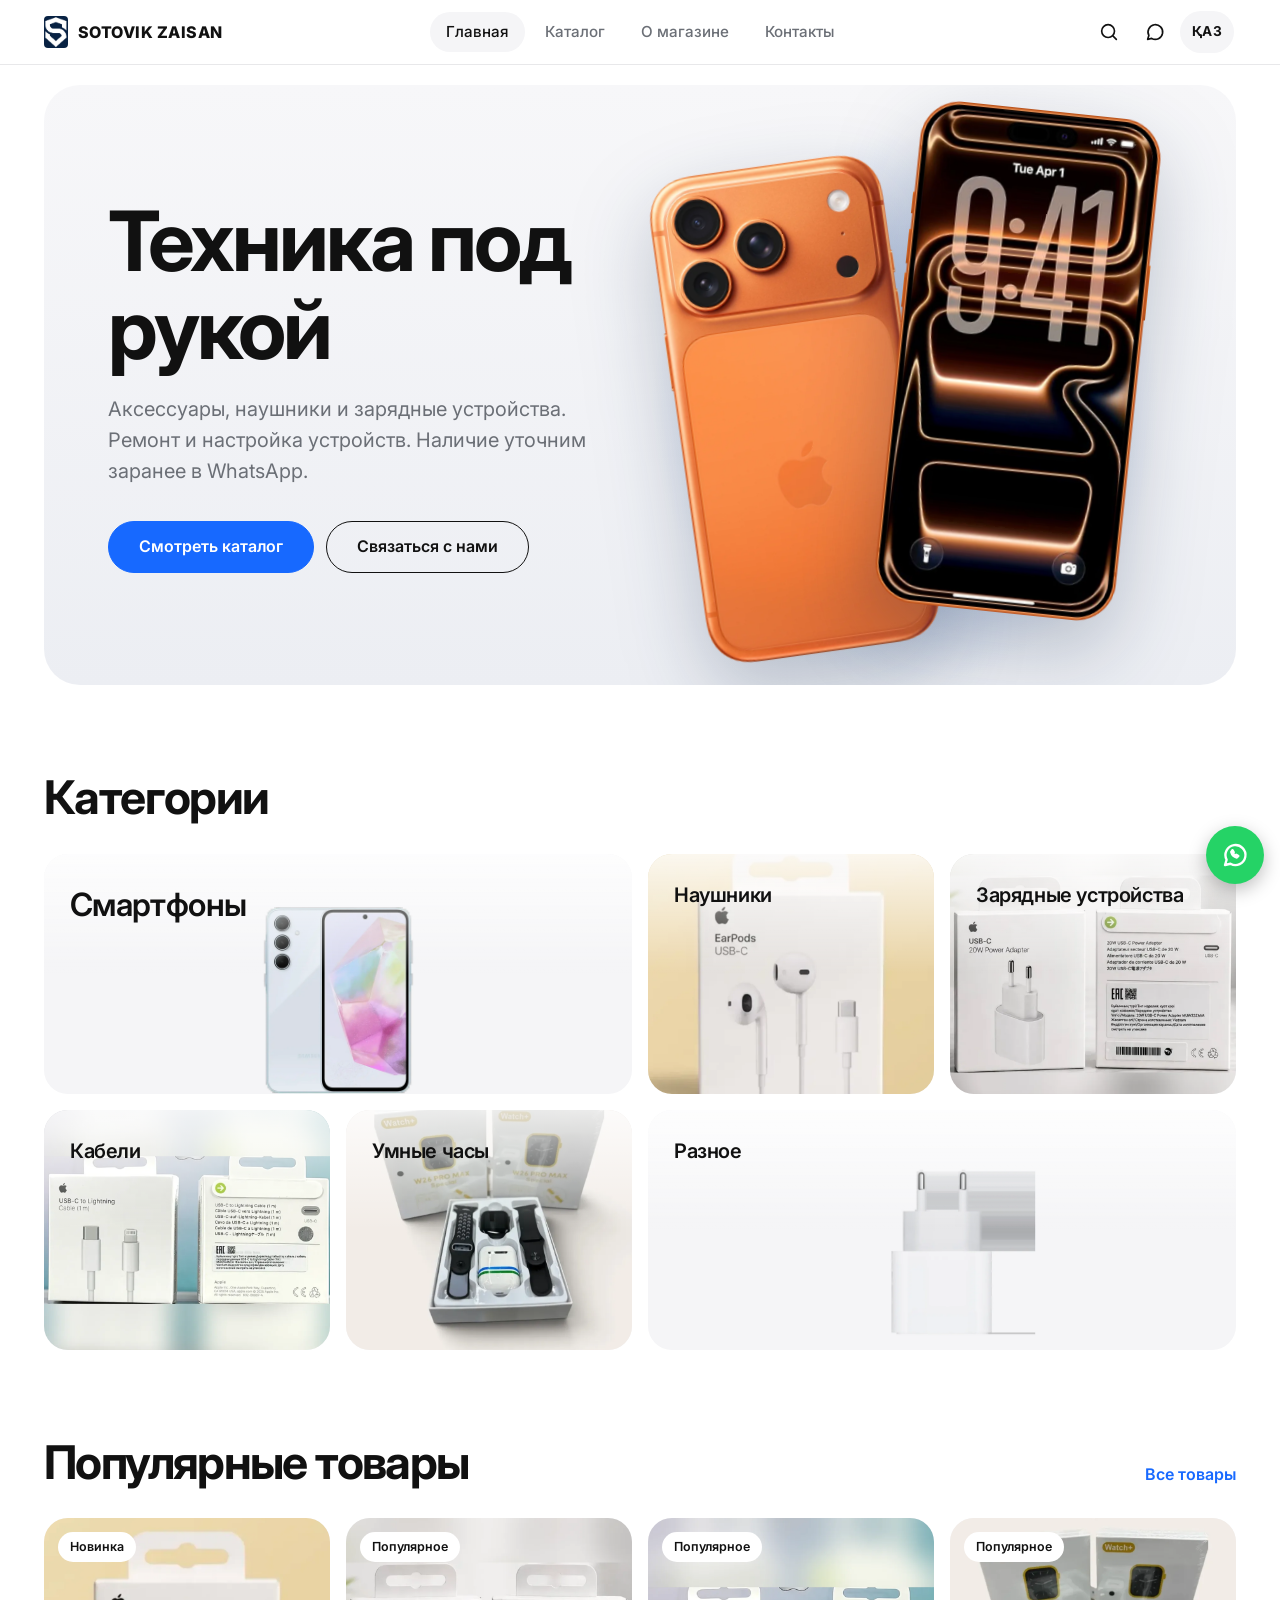
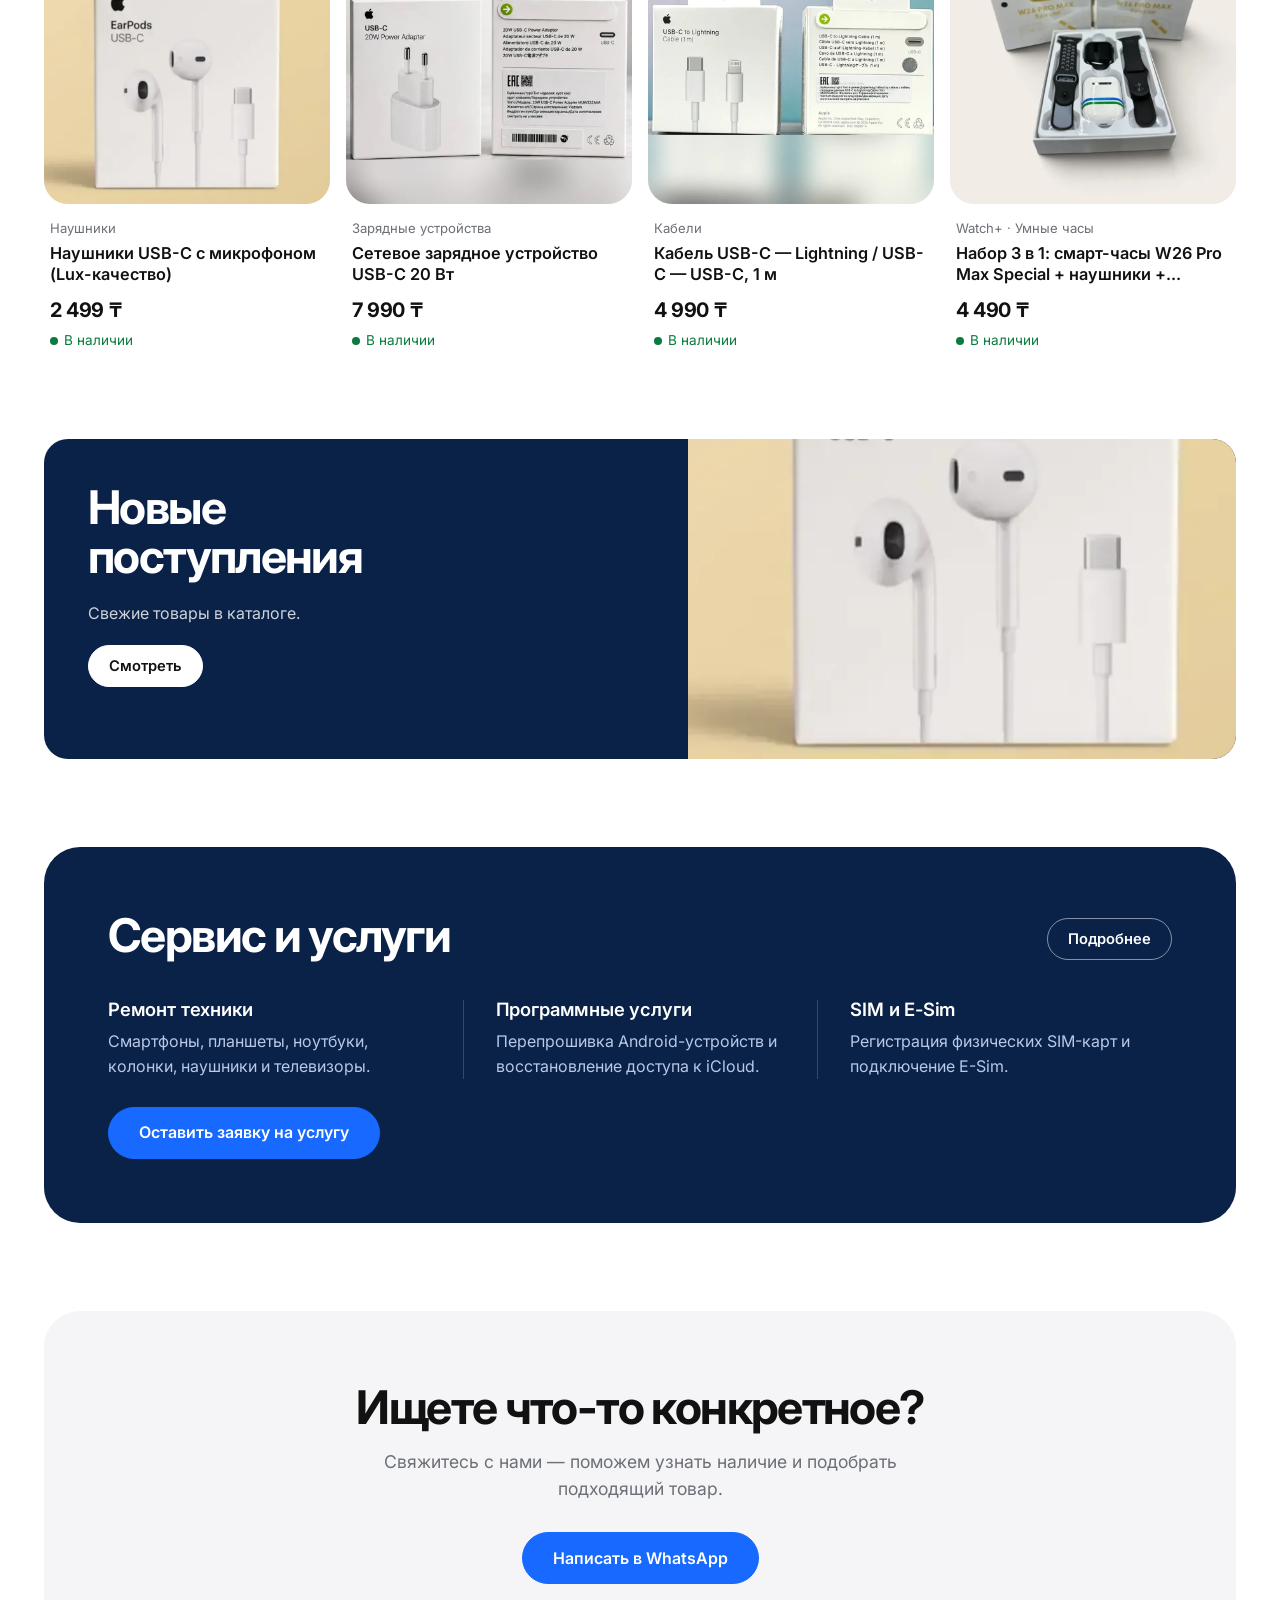
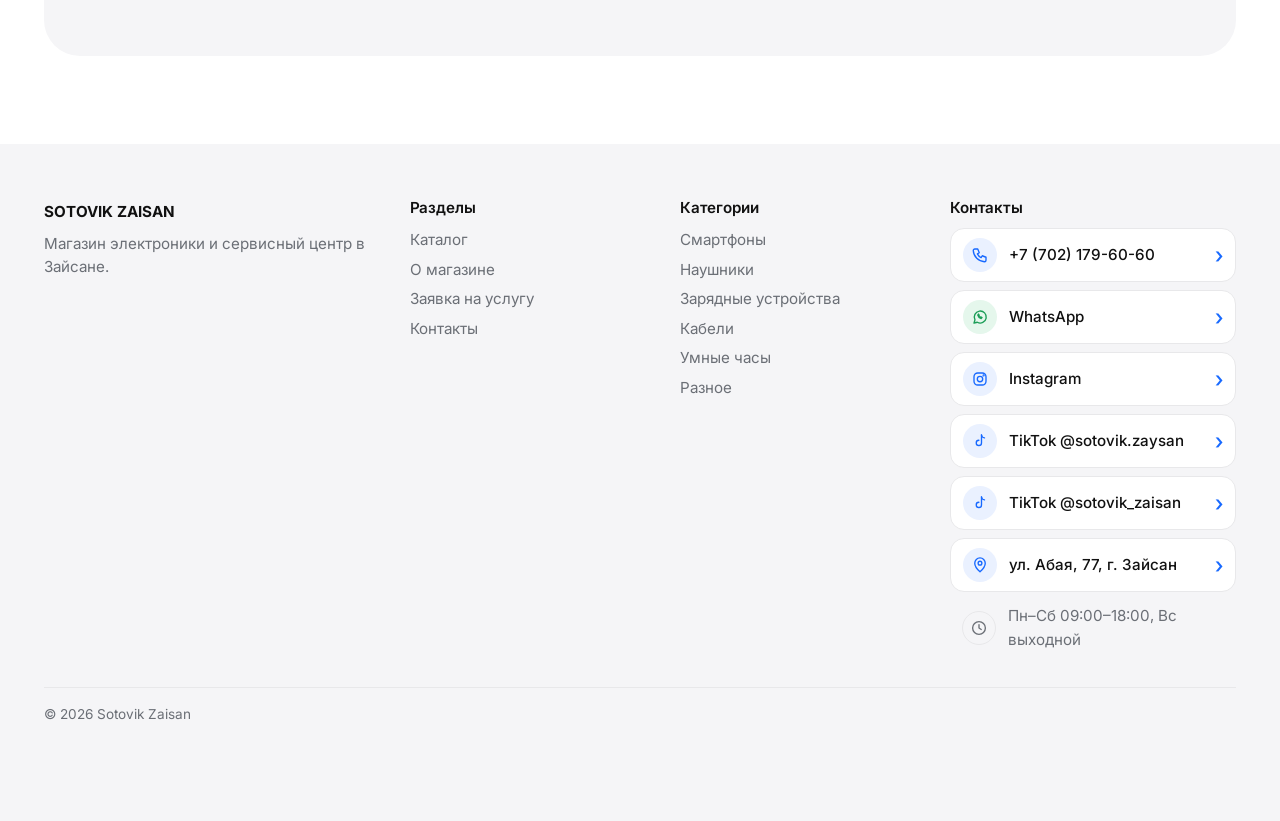
<file: index.html>
<!DOCTYPE html>
<html lang="ru">
<head>
<meta charset="UTF-8">
<meta name="viewport" content="width=device-width, initial-scale=1">
<title>Sotovik Zaisan — электроника, ремонт и аксессуары в Зайсане</title>
<meta name="description" content="Аксессуары, наушники, зарядные устройства, ремонт телефонов и электроники в Зайсане. Посмотрите каталог и уточните наличие через WhatsApp.">
<meta property="og:title" content="Sotovik Zaisan — электроника и ремонт в Зайсане">
<meta property="og:description" content="Каталог, ремонт техники, SIM и E-Sim. Заказ через WhatsApp.">
<meta property="og:image" content="assets/logo/logo-blue.jpg">
<link rel="icon" href="assets/logo/favicon.png">
<link rel="preconnect" href="https://fonts.googleapis.com"><link rel="preconnect" href="https://fonts.gstatic.com" crossorigin>
<link href="https://fonts.googleapis.com/css2?family=Inter:wght@400;500;600;700;800&display=swap" rel="stylesheet">
<link rel="stylesheet" href="css/style.css">
<style>.lang{height:42px;min-width:52px;padding:0 12px;border-radius:99px;border:0;background:var(--soft,#f1f2f5);color:inherit;font:inherit;font-weight:700;font-size:.85rem;letter-spacing:.02em;cursor:pointer;align-self:center;margin-right:2px;transition:.2s}.lang:hover{background:#e3e6ec}.fg a.fl{display:flex;align-items:center;gap:12px;padding:9px 12px;margin:0 0 8px;background:#fff;border:1px solid var(--ln);border-radius:14px;color:var(--tx);font-weight:500;transition:.2s}.fg a.fl:hover{border-color:var(--ac);transform:translateY(-1px)}.fg a.fl:active{transform:none;background:#f0f5ff}.fl i,.fl-info i{width:34px;height:34px;border-radius:50%;background:#eaf1ff;display:grid;place-items:center;flex:none}.fl i svg,.fl-info i svg{width:18px;height:18px;fill:none;stroke:var(--ac);stroke-width:1.8;stroke-linecap:round;stroke-linejoin:round}.fg a.fl.wa i{background:#e5f7ec}.fl.wa i svg{stroke:#1a9d56}.fl span{flex:1;min-width:0;overflow-wrap:anywhere}.fl b{color:var(--ac);font-size:1.4rem;line-height:1;font-weight:500}.fl-info{display:flex;align-items:center;gap:12px;padding:4px 12px;color:var(--mu)}.fl-info i{background:transparent;border:1px solid var(--ln)}.fl-info i svg{stroke:var(--mu)}.mark{flex:none}.logo{min-width:0}@media(max-width:480px){.hdr-in{gap:8px}.hdr-act{gap:0}.hdr-act .ib{width:38px}.lang{min-width:46px;padding:0 10px;margin-right:0}}.rf{display:grid;gap:16px;max-width:560px;margin-top:28px}.rf label{display:flex;flex-direction:column;gap:6px;font-weight:600}.rf .in{width:100%;font-weight:400}.rf .ta{border-radius:20px;padding:14px 20px;min-height:110px;resize:vertical}.rf select.in{appearance:auto}.rf .note{font-size:.9rem;margin:0}.wa-fab{position:fixed;right:16px;bottom:16px;width:58px;height:58px;border-radius:50%;background:#25d366;display:grid;place-items:center;box-shadow:0 6px 18px rgba(0,0,0,.25);z-index:50;transition:transform .2s}.wa-fab:hover{transform:scale(1.06)}.wa-fab svg{width:30px;height:30px;fill:none;stroke:#fff;stroke-width:1.9;stroke-linecap:round;stroke-linejoin:round}.ftr{padding-bottom:96px}</style>
</head>
<body>
<a class="skip" href="#app" data-t="К содержимому">К содержимому</a>
<header class="hdr" id="hdr">
  <div class="wrap hdr-in">
    <a class="logo" href="#/" aria-label="Sotovik Zaisan — главная" data-ta="Sotovik Zaisan — главная"><span class="mark" aria-hidden="true"></span><span>SOTOVIK ZAISAN</span></a>
    <nav id="nav" aria-label="Основная навигация" data-ta="Основная навигация">
      <a href="#/" data-r="home" data-t="Главная">Главная</a><a href="#/catalog" data-r="catalog" data-t="Каталог">Каталог</a>
      <a href="#/services" data-r="services" data-t="О магазине">О магазине</a><a href="#/contacts" data-r="contacts" data-t="Контакты">Контакты</a>
    </nav>
    <div class="hdr-act">
      <a class="ib" href="#/catalog?focus=1" aria-label="Поиск по каталогу" data-ta="Поиск по каталогу"><svg viewBox="0 0 24 24"><circle cx="11" cy="11" r="7"/><path d="m20 20-3.5-3.5"/></svg></a>
      <a class="ib wa" data-wa target="_blank" rel="noopener" aria-label="Написать в WhatsApp" data-ta="Написать в WhatsApp"><svg viewBox="0 0 24 24"><path d="M4 20l1.3-4.2A8 8 0 1 1 8.4 19z"/></svg></a>
      <button class="lang" id="lang" type="button" aria-label="Қазақ тілі">ҚАЗ</button>
      <button class="ib burger" id="burger" aria-label="Открыть меню" data-ta="Открыть меню" aria-expanded="false"><svg viewBox="0 0 24 24"><path d="M4 7h16M4 12h16M4 17h16"/></svg></button>
    </div>
  </div>
</header>
<main id="app" tabindex="-1"></main>
<footer class="ftr"><div class="wrap" id="footer"></div></footer>
<a class="wa-fab" data-wa data-ta="Написать в WhatsApp" aria-label="Написать в WhatsApp" target="_blank" rel="noopener"><svg viewBox="0 0 24 24" aria-hidden="true"><path d="M4 20l1.3-4.2A8 8 0 1 1 8.4 19z"/><path d="M9 9.5c.5 2 2.5 4 4.5 4.5l1.2-1.2-1.7-1-.8.6a4 4 0 0 1-1.8-1.8l.6-.8-1-1.7z"/></svg></a>
<script src="js/i18n.js"></script>
<script src="js/config.js"></script>
<script src="js/products.js"></script>
<script src="js/supabase-config.js"></script>
<script src="js/catalog-loader.js"></script>
</body>
</html>
</file>
<file: css/style.css>
:root{--bg:#fff;--soft:#f5f5f7;--tx:#111;--mu:#6b6f76;--ln:#e8e8ea;--ac:#1769ff;--navy:#0a2247;--r:24px;--w:1240px}
*{box-sizing:border-box}html{scroll-behavior:smooth}
body{margin:0;font:400 16px/1.55 Inter,system-ui,sans-serif;color:var(--tx);background:var(--bg);-webkit-font-smoothing:antialiased;overflow-x:hidden}
img{max-width:100%;display:block}a{color:inherit;text-decoration:none}
:focus-visible{outline:3px solid var(--ac);outline-offset:2px;border-radius:8px}
.skip{position:absolute;left:-999px}.skip:focus{left:12px;top:12px;background:#fff;padding:8px 12px;z-index:99}
.wrap{max-width:var(--w);margin:0 auto;padding:0 24px}
h1,h2,h3{line-height:1.05;letter-spacing:-.035em;margin:0}
h1{font-size:clamp(2.6rem,7vw,5.2rem);font-weight:700}h2{font-size:clamp(1.8rem,4vw,2.9rem);font-weight:700}h3{font-size:1.15rem;font-weight:600;letter-spacing:-.01em}
.mu{color:var(--mu)}
/* header */
.hdr{position:sticky;top:0;z-index:20;background:rgba(255,255,255,.85);backdrop-filter:saturate(180%) blur(16px);border-bottom:1px solid var(--ln)}
.hdr-in{display:flex;align-items:center;gap:24px;height:64px}
.logo{display:flex;align-items:center;gap:10px;font-weight:800;letter-spacing:.03em;margin-right:auto}
.mark{width:24px;height:32px;background:url(../assets/logo/mark.png) center/cover;border-radius:4px}
nav{display:flex;gap:4px;position:absolute;left:50%;transform:translateX(-50%)}
nav a{padding:8px 16px;border-radius:99px;font-weight:500;font-size:.95rem;color:var(--mu);transition:.2s}
nav a:hover,nav a.on{color:var(--tx);background:var(--soft)}
.hdr-act{display:flex;gap:4px}
.ib{width:42px;height:42px;display:grid;place-items:center;border-radius:50%;border:0;background:none;cursor:pointer;transition:.2s}
.ib:hover{background:var(--soft)}.ib svg{width:22px;height:22px;fill:none;stroke:var(--tx);stroke-width:1.8;stroke-linecap:round;stroke-linejoin:round}
.burger{display:none}
/* buttons */
.btn{display:inline-flex;align-items:center;justify-content:center;gap:8px;min-height:52px;padding:0 30px;border-radius:99px;border:1.5px solid var(--tx);background:none;cursor:pointer;font:inherit;font-weight:600;transition:.2s}
.btn.pri{background:var(--ac);border-color:var(--ac);color:#fff}.btn.pri:hover{background:#0f52d0;border-color:#0f52d0}
.btn.wh{background:#fff;border-color:#fff;color:var(--tx)}.btn.ln{border-color:rgba(255,255,255,.5);color:#fff}
.btn.sm{min-height:42px;padding:0 20px;font-size:.92rem}
.btn:hover{transform:translateY(-1px)}.btn[aria-disabled=true]{opacity:.45;pointer-events:none}
/* hero */
.hero{margin:20px auto 0}
.hero-box{background:linear-gradient(180deg,#f7f7f9,#eceef3);border-radius:36px;display:grid;grid-template-columns:1fr 1fr;align-items:center;overflow:hidden;min-height:600px;padding:0 64px}
.hero-box p{font-size:1.25rem;color:var(--mu);max-width:25em;margin:22px 0 34px}
.cta{display:flex;gap:12px;flex-wrap:wrap}
.hero-art{position:relative;height:100%;min-height:520px}
.hero-art:before{content:"";position:absolute;inset:8% 2% 0;background:radial-gradient(closest-side,rgba(23,105,255,.28),transparent);}
.hero-art img{position:absolute;width:68%;filter:drop-shadow(0 30px 40px rgba(10,34,71,.25))}
.hero-art .a{left:-2%;top:16%;transform:rotate(-8deg);animation:rise .9s .1s both}
.hero-art .b{right:0;top:2%;transform:rotate(6deg);animation:rise .9s .25s both}
@keyframes rise{from{opacity:0;translate:0 24px}}
/* sections */
.sec{padding:88px 0 0}.sec-h{display:flex;justify-content:space-between;align-items:end;gap:16px;margin-bottom:32px}
.link{color:var(--ac);font-weight:600}.link:hover{text-decoration:underline}
.cats{display:grid;grid-template-columns:repeat(4,1fr);grid-auto-rows:240px;gap:16px}
.cat{background:var(--soft);border-radius:var(--r);padding:26px;position:relative;overflow:hidden;transition:background .3s}
.cat:first-child,.cat:last-child{grid-column:span 2}.cat:first-child b{font-size:2rem}
.cat b{font-size:1.25rem;font-weight:600;letter-spacing:-.02em;position:relative;z-index:1}.cat small{display:block;color:var(--mu);position:relative;z-index:1}
.cat img{position:absolute;right:-6%;bottom:-8%;width:68%;transition:transform .5s}.cat:first-child img,.cat:last-child img{width:auto;height:112%;right:6%;bottom:-12%}
.cat:hover img{transform:scale(1.06) translateY(-4px)}.cat:hover{background:#ebedf2}
.promo{display:grid;grid-template-columns:1fr 1fr;gap:16px}
.tile{border-radius:var(--r);padding:44px;min-height:380px;position:relative;overflow:hidden;color:#fff;display:flex;flex-direction:column;justify-content:flex-start;gap:20px;align-items:flex-start}
.tile.n{background:var(--navy)}.tile.s{background:var(--ac)}.tile h2{max-width:8em}.tile p{margin:0;opacity:.8;max-width:16em}
.tile img{position:absolute;right:-4%;bottom:-6%;width:50%;transition:transform .5s}.tile:hover img{transform:scale(1.05)}
.tile .btn{position:relative;z-index:1}.tile>*{position:relative;z-index:1}.tile>img{position:absolute;z-index:0}
.svcband{background:var(--navy);color:#fff;border-radius:36px;padding:64px}
.svc{display:grid;grid-template-columns:repeat(auto-fit,minmax(220px,1fr));gap:0;margin-top:40px}
.svc>div{padding:0 32px;border-left:1px solid rgba(255,255,255,.18)}.svc>div:first-child{padding-left:0;border:0}
.svc p{color:#b8c8e8;margin:10px 0 0}
/* products */
.grid{display:grid;grid-template-columns:repeat(4,1fr);gap:24px 16px}
.card{display:flex;flex-direction:column;gap:14px}
.card .ph{aspect-ratio:1;background:var(--soft);border-radius:var(--r);display:grid;place-items:center;overflow:hidden;position:relative}
.card .ph img{width:78%;height:78%;object-fit:contain;transition:transform .45s}.card:hover .ph img{transform:scale(1.06)}
.card .bd{display:flex;flex-direction:column;gap:4px;padding:0 6px}
.card .br{font-size:.82rem;color:var(--mu)}.card .nm{font-weight:600;font-size:1.02rem;line-height:1.3;overflow-wrap:anywhere;display:-webkit-box;-webkit-line-clamp:2;-webkit-box-orient:vertical;overflow:hidden}
.pr{display:flex;align-items:baseline;gap:8px;flex-wrap:wrap;font-weight:700;font-size:1.25rem;letter-spacing:-.02em;margin-top:6px}.pr s{font-weight:400;color:var(--mu);font-size:.92rem}
.off{background:#e8f0ff;color:var(--ac);font-size:.8rem;font-weight:700;padding:2px 8px;border-radius:99px}
.tag{position:absolute;top:14px;left:14px;background:#fff;color:var(--tx);font-size:.78rem;font-weight:600;padding:5px 12px;border-radius:99px}
.tag.demo{left:auto;right:14px;background:transparent;color:var(--mu);padding:5px 0}.tag.sale{background:var(--ac);color:#fff}
.st{font-size:.85rem;display:flex;align-items:center;gap:6px}.st:before{content:"";width:8px;height:8px;border-radius:50%;background:currentColor}
.st.in_stock{color:#0a7a3d}.st.order{color:#9a6200}.st.out{color:var(--mu)}
/* catalog */
.page-h{padding:56px 0 8px}
.bar{display:flex;gap:12px;flex-wrap:wrap;margin:24px 0 8px}
.in{min-height:48px;border:1.5px solid var(--ln);border-radius:99px;padding:0 20px;font:inherit;background:#fff}
.in:focus{border-color:var(--ac);outline:none}.bar .q{flex:1;min-width:220px}
.chips{display:flex;gap:8px;flex-wrap:wrap;margin:14px 0 6px}
.chip{padding:9px 18px;border-radius:99px;background:var(--soft);font-size:.92rem;font-weight:500;border:0;cursor:pointer;font-family:inherit}.chip:hover{background:#ebedf2}
.chip.on{background:var(--tx);color:#fff}
.empty{text-align:center;padding:80px 0}.empty p{color:var(--mu)}
/* product */
.crumb{font-size:.9rem;color:var(--mu);padding-top:28px}
.pd{display:grid;grid-template-columns:1.2fr .8fr;gap:56px;padding:28px 0 24px;align-items:start}
.gal{display:grid;grid-template-columns:72px 1fr;gap:16px}
.gal .main{background:var(--soft);border-radius:var(--r);aspect-ratio:1;display:grid;place-items:center;grid-column:2;grid-row:1}
.gal .main img{width:82%;height:82%;object-fit:contain}
.thumbs{display:flex;flex-direction:column;gap:10px;grid-column:1;grid-row:1}
.thumbs button{width:72px;height:72px;border:1.5px solid transparent;border-radius:16px;background:var(--soft);padding:6px;cursor:pointer}
.thumbs button[aria-current=true]{border-color:var(--tx)}.thumbs img{width:100%;height:100%;object-fit:contain}
.info{position:sticky;top:88px}
.info h1{font-size:clamp(1.9rem,3.6vw,2.7rem);margin:8px 0 16px;overflow-wrap:anywhere}
.buy{background:var(--soft);border-radius:var(--r);padding:24px;margin:20px 0}
.buy .pr{font-size:2.2rem;margin:0 0 6px}.buy .cta{margin-top:18px;flex-direction:column}.buy .btn{width:100%}
.note{font-size:.88rem;color:var(--mu);margin-top:14px}
.specs{margin-top:24px;border-top:1px solid var(--ln)}
.specs div{display:flex;justify-content:space-between;gap:20px;padding:14px 0;border-bottom:1px solid var(--ln)}.specs span{color:var(--mu)}.specs b{font-weight:500;text-align:right}
/* info pages */
.two{display:grid;grid-template-columns:1fr 1fr;gap:48px;padding:40px 0 24px}
.dl>div{display:flex;justify-content:space-between;padding:16px 0;border-bottom:1px solid var(--ln);gap:16px}.dl b{text-align:right;font-weight:500}
.final{background:var(--soft);border-radius:36px;padding:72px 32px;text-align:center;margin:88px 0 0}
.final p{color:var(--mu);max-width:30em;margin:16px auto 30px;font-size:1.1rem}
.ftr{background:var(--soft);padding:56px 0 32px;margin-top:88px;font-size:.95rem}
.fg{display:grid;grid-template-columns:1.4fr 1fr 1fr 1.2fr;gap:32px}.fg h3{font-size:.95rem;margin-bottom:12px}.fg a,.fg p{display:block;color:var(--mu);margin:0 0 6px}.fg a:hover{color:var(--tx)}
.copy{margin-top:32px;padding-top:16px;border-top:1px solid var(--ln);color:var(--mu);font-size:.85rem}
@media(max-width:1000px){
 .hero-box{grid-template-columns:1fr;padding:48px 32px 0;min-height:0}.hero-art{min-height:380px}.hero-art img{width:46%}
 .cats{grid-template-columns:repeat(2,1fr)}
 .grid{grid-template-columns:repeat(2,1fr)}.promo,.two{grid-template-columns:1fr}
 .pd{grid-template-columns:1fr;gap:28px}.info{position:static}.fg{grid-template-columns:1fr 1fr}
 .svcband{padding:44px 32px}.svc{grid-template-columns:1fr}.svc>div{padding:20px 0;border-left:0;border-top:1px solid rgba(255,255,255,.18)}.svc>div:first-child{border:0;padding-top:0}
}
@media(max-width:900px){
 nav{display:none;position:absolute;top:64px;left:0;right:0;transform:none;flex-direction:column;background:#fff;padding:8px 24px 16px;border-bottom:1px solid var(--ln)}
 nav.show{display:flex}nav a{padding:14px}.burger{display:grid}
}
@media(max-width:560px){
 .wrap{padding:0 16px}.sec{padding-top:64px}.hero-box{border-radius:28px;padding:36px 22px 0}.hero-box p{font-size:1.05rem}.hero-art{min-height:300px}.hero-art img{width:54%}
 .cta .btn{width:100%}.cats{grid-auto-rows:190px;gap:10px}.cat{padding:18px}.cat:first-child b{font-size:1.5rem}.cat:first-child img,.cat:last-child img{height:105%}.cat b{font-size:1.05rem}
 .grid{gap:20px 10px}.card .nm{font-size:.95rem}.pr{font-size:1.1rem}.tile{padding:28px;min-height:340px}.tile img{width:62%}
 .svcband{border-radius:28px;padding:36px 22px}.gal{grid-template-columns:1fr}.gal .main{grid-column:1}.thumbs{flex-direction:row;grid-column:1;grid-row:2}
 .final{padding:48px 20px;border-radius:28px;margin-top:64px}.fg{grid-template-columns:1fr}.ftr{margin-top:64px}.buy{padding:20px}
}
@media(prefers-reduced-motion:reduce){*{animation:none!important;transition:none!important;scroll-behavior:auto!important}}

.desc{margin:0;white-space:pre-line}
img.photo{object-fit:cover}
.card .ph img.photo{width:100%;height:100%}.card:hover .ph img.photo{transform:scale(1.04)}
.gal .main{overflow:hidden}.gal .main img.photo{width:100%;height:100%}.thumbs img.photo{border-radius:10px}.thumbs button{overflow:hidden}
.cat:before{content:"";position:absolute;inset:0;z-index:1;pointer-events:none;background:linear-gradient(180deg,rgba(255,255,255,.8),rgba(255,255,255,0) 50%)}
.cat img.photo,.cat:first-child img.photo,.cat:last-child img.photo{inset:0;right:auto;bottom:auto;width:100%;height:100%;object-fit:cover;transition:transform .6s}
.cat b{z-index:2}
.cats[data-n="4"],.cats[data-n="3"],.cats[data-n="5"]{grid-auto-rows:340px}
.cats[data-n="4"] .cat:first-child,.cats[data-n="4"] .cat:last-child,.cats[data-n="3"] .cat:first-child,.cats[data-n="3"] .cat:last-child,.cats[data-n="5"] .cat:last-child{grid-column:auto}
.cats[data-n="3"]{grid-template-columns:repeat(3,1fr)}
.cats[data-n="4"] .cat:first-child b,.cats[data-n="3"] .cat:first-child b{font-size:1.25rem}
.tile img.photo{border-radius:22px;width:40%;aspect-ratio:1;height:auto;right:6%;bottom:10%;box-shadow:0 20px 40px rgba(0,0,0,.25)}
@media(max-width:1000px){.cats[data-n="4"],.cats[data-n="5"]{grid-template-columns:repeat(2,1fr);grid-auto-rows:260px}.cats[data-n="3"]{grid-template-columns:1fr 1fr}}
@media(max-width:560px){.cats[data-n]{grid-auto-rows:200px}.tile img.photo{width:46%}}
.promo .tile:only-child{grid-column:1/-1;min-height:320px}.promo .tile:only-child img.photo{width:min(26%,260px)}
.hero-art img{width:auto;height:84%;max-width:46%;object-fit:contain}
.hero-art .a{left:6%;top:12%}.hero-art .b{right:6%;top:4%}
@media(max-width:1000px){.hero-art img{height:80%;max-width:40%}.hero-art .a{left:12%}.hero-art .b{right:12%}}
@media(max-width:560px){.hero-art img{height:82%}}

/* scroll reveal */
.rv{opacity:0;transform:translateY(28px);transition:opacity .75s cubic-bezier(.2,.7,.2,1),transform .75s cubic-bezier(.2,.7,.2,1),background .3s}
.rv.is-in{opacity:1;transform:none}
.hdr{transition:box-shadow .3s}.hdr.sc{box-shadow:0 6px 24px rgba(0,0,0,.06)}
.soon{position:absolute;top:18px;right:18px;z-index:2;background:#fff;color:var(--mu);font-size:.75rem;font-weight:600;padding:4px 10px;border-radius:99px}
.cat img.photo.blend,.cat:first-child img.photo.blend,.cat:last-child img.photo.blend{inset:auto 0 0 0;width:100%;height:78%;object-fit:contain;mix-blend-mode:multiply}
.cats:not([data-n="6"]) .cat:first-child,.cats:not([data-n="6"]) .cat:last-child{grid-column:auto}
.cats:not([data-n="6"]) .cat:first-child b{font-size:1.25rem}
.cats[data-n="7"],.cats[data-n="8"],.cats[data-n="9"]{grid-auto-rows:300px}
@media(max-width:1000px){.cats[data-n="7"],.cats[data-n="8"],.cats[data-n="9"]{grid-template-columns:repeat(2,1fr);grid-auto-rows:260px}}
@media(max-width:560px){.cats[data-n="7"],.cats[data-n="8"],.cats[data-n="9"]{grid-auto-rows:200px}}
@media(prefers-reduced-motion:reduce){.rv{opacity:1!important;transform:none!important}}
.soon{top:auto;right:auto;bottom:16px;left:16px}

/* вложенные разделы */
.cats.sub{grid-template-columns:repeat(2,1fr);grid-auto-rows:240px;margin:20px 0 8px}
.cats.sub .cat:first-child,.cats.sub .cat:last-child{grid-column:auto}
.cat.sm b,.cats.sub .cat:first-child b{font-size:1.05rem;font-weight:600}
.chip.sm{font-size:.85rem;padding:7px 14px}#subchips:empty{display:none}
@media(max-width:560px){.cats.sub{grid-auto-rows:190px}}

/* gallery carousel */
.gal .main{display:block;position:relative;overflow:hidden}
.gal .track{display:flex;height:100%;overflow-x:auto;scroll-snap-type:x mandatory;scrollbar-width:none;-webkit-overflow-scrolling:touch}
.gal .track::-webkit-scrollbar{display:none}
.gal .slide{flex:0 0 100%;height:100%;scroll-snap-align:center;scroll-snap-stop:always;display:grid;place-items:center}
.gal .slide video{width:100%;height:100%;object-fit:contain;background:#000}
.gal .nav{position:absolute;top:50%;transform:translateY(-50%);width:40px;height:40px;border-radius:50%;border:0;background:rgba(255,255,255,.85);box-shadow:0 2px 10px rgba(0,0,0,.15);font-size:1.5rem;line-height:1;cursor:pointer;z-index:2}
.gal .nav.pv{left:12px}.gal .nav.nx{right:12px}.gal .nav[hidden]{display:none}
.thumbs button.vt{position:relative}.thumbs button.vt img{opacity:.75}
.thumbs button.vt i{position:absolute;inset:0;display:grid;place-items:center;font-style:normal;color:#fff;font-size:1.1rem;text-shadow:0 1px 6px rgba(0,0,0,.6)}
@media(max-width:560px){.gal .nav{display:none}}
/* fix: video fits the frame (no crop), play button centered */
.gal .track{position:absolute;inset:0;height:auto}
.gal .slide{position:relative}
.gal .slide video{position:absolute;inset:0;width:100%;height:100%;object-fit:contain;background:#000;display:block}
</file>
